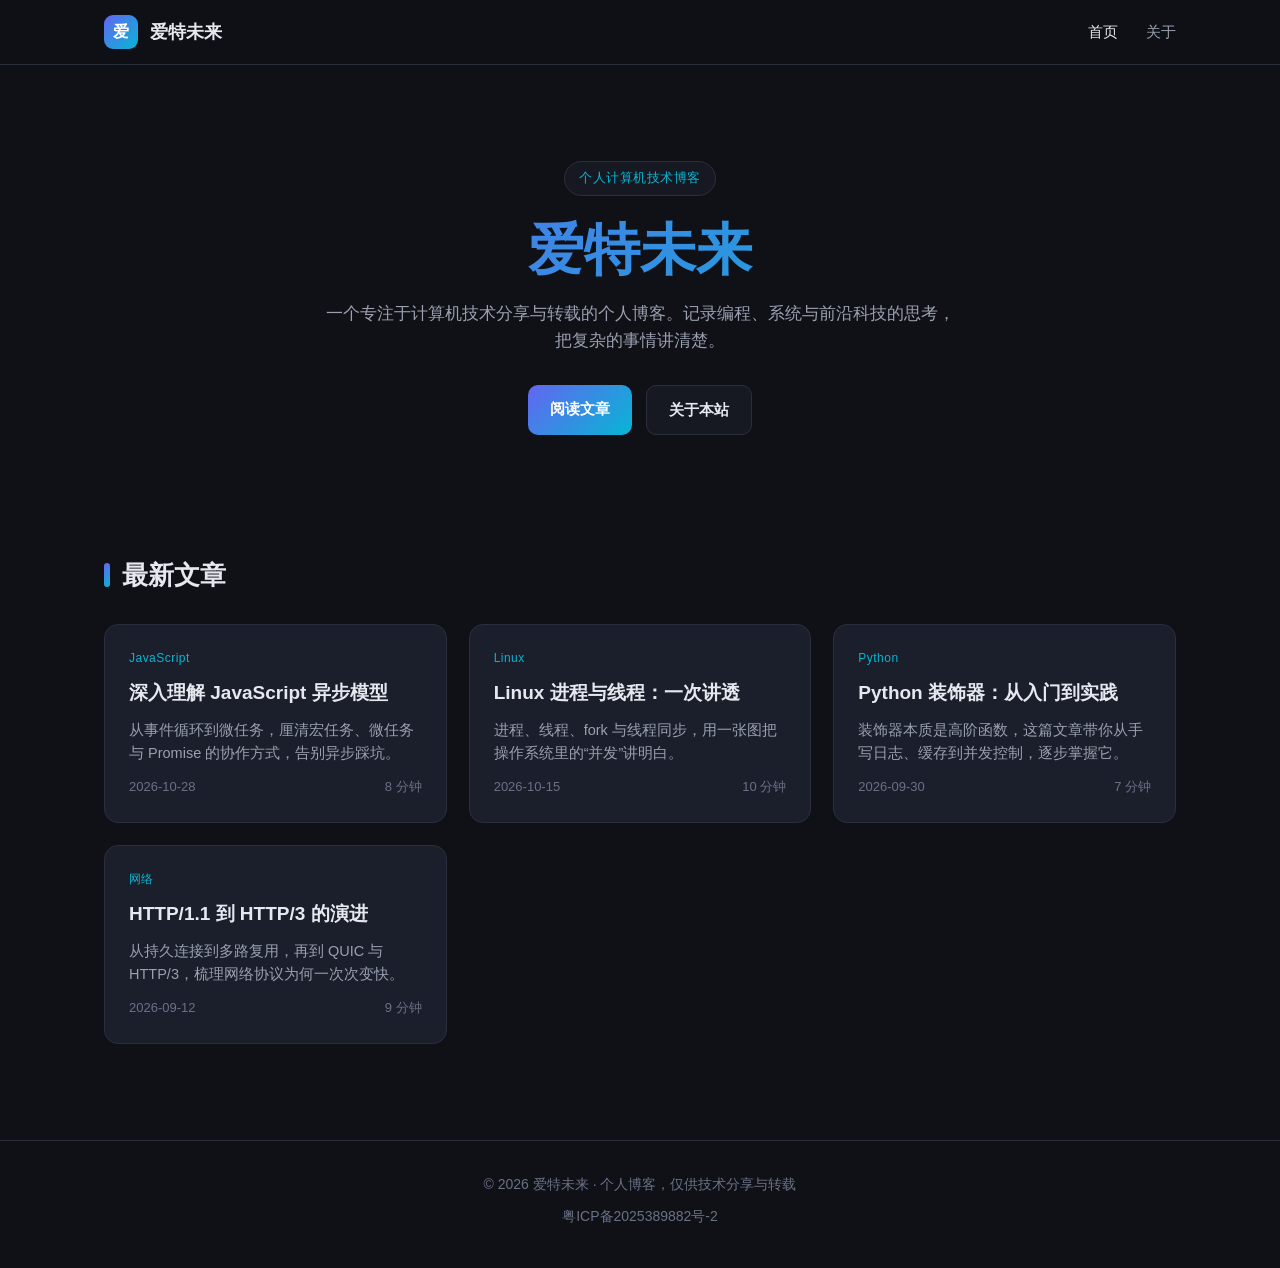
<file: index.html>
<!DOCTYPE html>
<html lang="zh-CN">
<head>
  <meta charset="UTF-8" />
  <meta name="viewport" content="width=device-width, initial-scale=1.0" />
  <meta name="description" content="爱特未来 - 个人计算机技术博客，分享编程、系统与前沿科技。" />
  <link rel="icon" href="/favicon.svg" type="image/svg+xml" />
  <link rel="stylesheet" href="/css/styles.css" />
  <title>爱特未来</title>
</head>
<body>
  <header class="site-header">
    <div class="container nav">
      <a class="brand" href="/index.html">
        <span class="brand-logo">爱</span>
        <span>爱特未来</span>
      </a>
      <nav class="nav-links">
        <a href="/index.html" class="active">首页</a>
        <a href="/about.html">关于</a>
      </nav>
    </div>
  </header>

  <main>
    <section class="hero">
      <div class="container">
        <span class="eyebrow">个人计算机技术博客</span>
        <h1>爱特未来</h1>
        <p>一个专注于计算机技术分享与转载的个人博客。记录编程、系统与前沿科技的思考，把复杂的事情讲清楚。</p>
        <div class="actions">
          <a class="btn btn-primary" href="#posts">阅读文章</a>
          <a class="btn" href="/about.html">关于本站</a>
        </div>
      </div>
    </section>

    <section class="section" id="posts">
      <div class="container">
        <h2 class="section-title">最新文章</h2>
        <div class="post-grid">
          <article class="post-card">
            <span class="tag">JavaScript</span>
            <h3><a href="/posts/async.html">深入理解 JavaScript 异步模型</a></h3>
            <p>从事件循环到微任务，厘清宏任务、微任务与 Promise 的协作方式，告别异步踩坑。</p>
            <div class="meta">
              <span>2026-10-28</span>
              <span>8 分钟</span>
            </div>
          </article>
          <article class="post-card">
            <span class="tag">Linux</span>
            <h3><a href="/posts/linux.html">Linux 进程与线程：一次讲透</a></h3>
            <p>进程、线程、fork 与线程同步，用一张图把操作系统里的“并发”讲明白。</p>
            <div class="meta">
              <span>2026-10-15</span>
              <span>10 分钟</span>
            </div>
          </article>
          <article class="post-card">
            <span class="tag">Python</span>
            <h3><a href="/posts/python.html">Python 装饰器：从入门到实践</a></h3>
            <p>装饰器本质是高阶函数，这篇文章带你从手写日志、缓存到并发控制，逐步掌握它。</p>
            <div class="meta">
              <span>2026-09-30</span>
              <span>7 分钟</span>
            </div>
          </article>
          <article class="post-card">
            <span class="tag">网络</span>
            <h3><a href="/posts/http.html">HTTP/1.1 到 HTTP/3 的演进</a></h3>
            <p>从持久连接到多路复用，再到 QUIC 与 HTTP/3，梳理网络协议为何一次次变快。</p>
            <div class="meta">
              <span>2026-09-12</span>
              <span>9 分钟</span>
            </div>
          </article>
        </div>
      </div>
    </section>
  </main>

  <footer class="site-footer">
    <div class="container">
      <div>© 2026 爱特未来 · 个人博客，仅供技术分享与转载</div>
      <div class="beian">
        <a href="https://beian.miit.gov.cn" target="_blank" rel="noopener noreferrer">粤ICP备2025389882号-2</a>
      </div>
    </div>
  </footer>
</body>
</html>
</file>
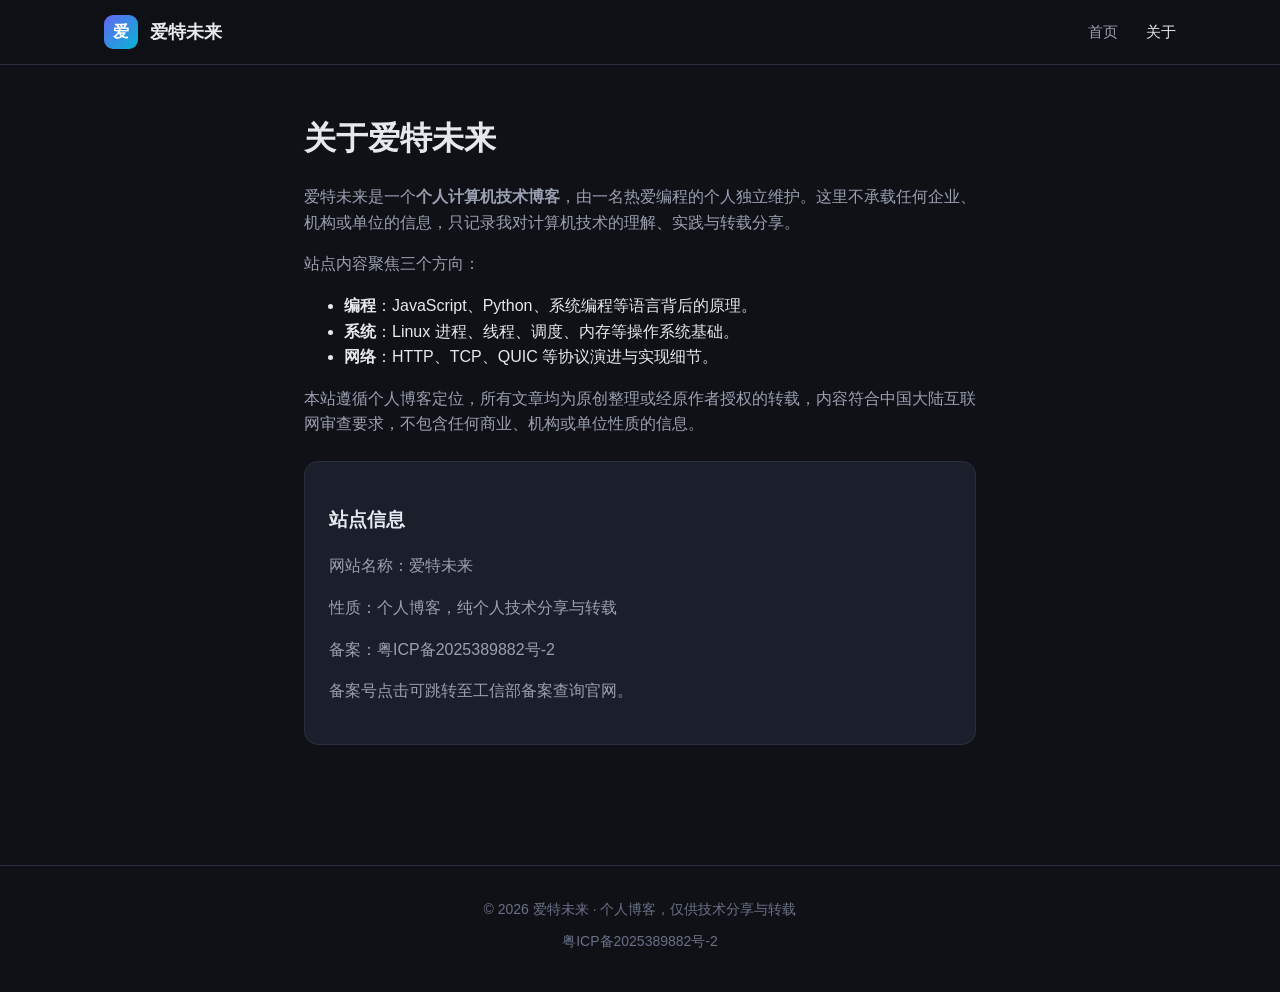
<file: about.html>
<!DOCTYPE html>
<html lang="zh-CN">
<head>
  <meta charset="UTF-8" />
  <meta name="viewport" content="width=device-width, initial-scale=1.0" />
  <meta name="description" content="爱特未来 - 一个专注于计算机技术分享与转载的个人博客。" />
  <link rel="icon" href="/favicon.svg" type="image/svg+xml" />
  <link rel="stylesheet" href="/css/styles.css" />
  <title>关于 - 爱特未来</title>
</head>
<body>
  <header class="site-header">
    <div class="container nav">
      <a class="brand" href="/index.html">
        <span class="brand-logo">爱</span>
        <span>爱特未来</span>
      </a>
      <nav class="nav-links">
        <a href="/index.html">首页</a>
        <a href="/about.html" class="active">关于</a>
      </nav>
    </div>
  </header>

  <main class="about">
    <h1>关于爱特未来</h1>
    <p>爱特未来是一个<strong>个人计算机技术博客</strong>，由一名热爱编程的个人独立维护。这里不承载任何企业、机构或单位的信息，只记录我对计算机技术的理解、实践与转载分享。</p>
    <p>站点内容聚焦三个方向：</p>
    <ul>
      <li><strong>编程</strong>：JavaScript、Python、系统编程等语言背后的原理。</li>
      <li><strong>系统</strong>：Linux 进程、线程、调度、内存等操作系统基础。</li>
      <li><strong>网络</strong>：HTTP、TCP、QUIC 等协议演进与实现细节。</li>
    </ul>
    <p>本站遵循个人博客定位，所有文章均为原创整理或经原作者授权的转载，内容符合中国大陆互联网审查要求，不包含任何商业、机构或单位性质的信息。</p>

    <div class="card">
      <h3>站点信息</h3>
      <p>网站名称：爱特未来</p>
      <p>性质：个人博客，纯个人技术分享与转载</p>
      <p>备案：粤ICP备2025389882号-2</p>
      <p>备案号点击可跳转至工信部备案查询官网。</p>
    </div>
  </main>

  <footer class="site-footer">
    <div class="container">
      <div>© 2026 爱特未来 · 个人博客，仅供技术分享与转载</div>
      <div class="beian">
        <a href="https://beian.miit.gov.cn" target="_blank" rel="noopener noreferrer">粤ICP备2025389882号-2</a>
      </div>
    </div>
  </footer>
</body>
</html>
</file>
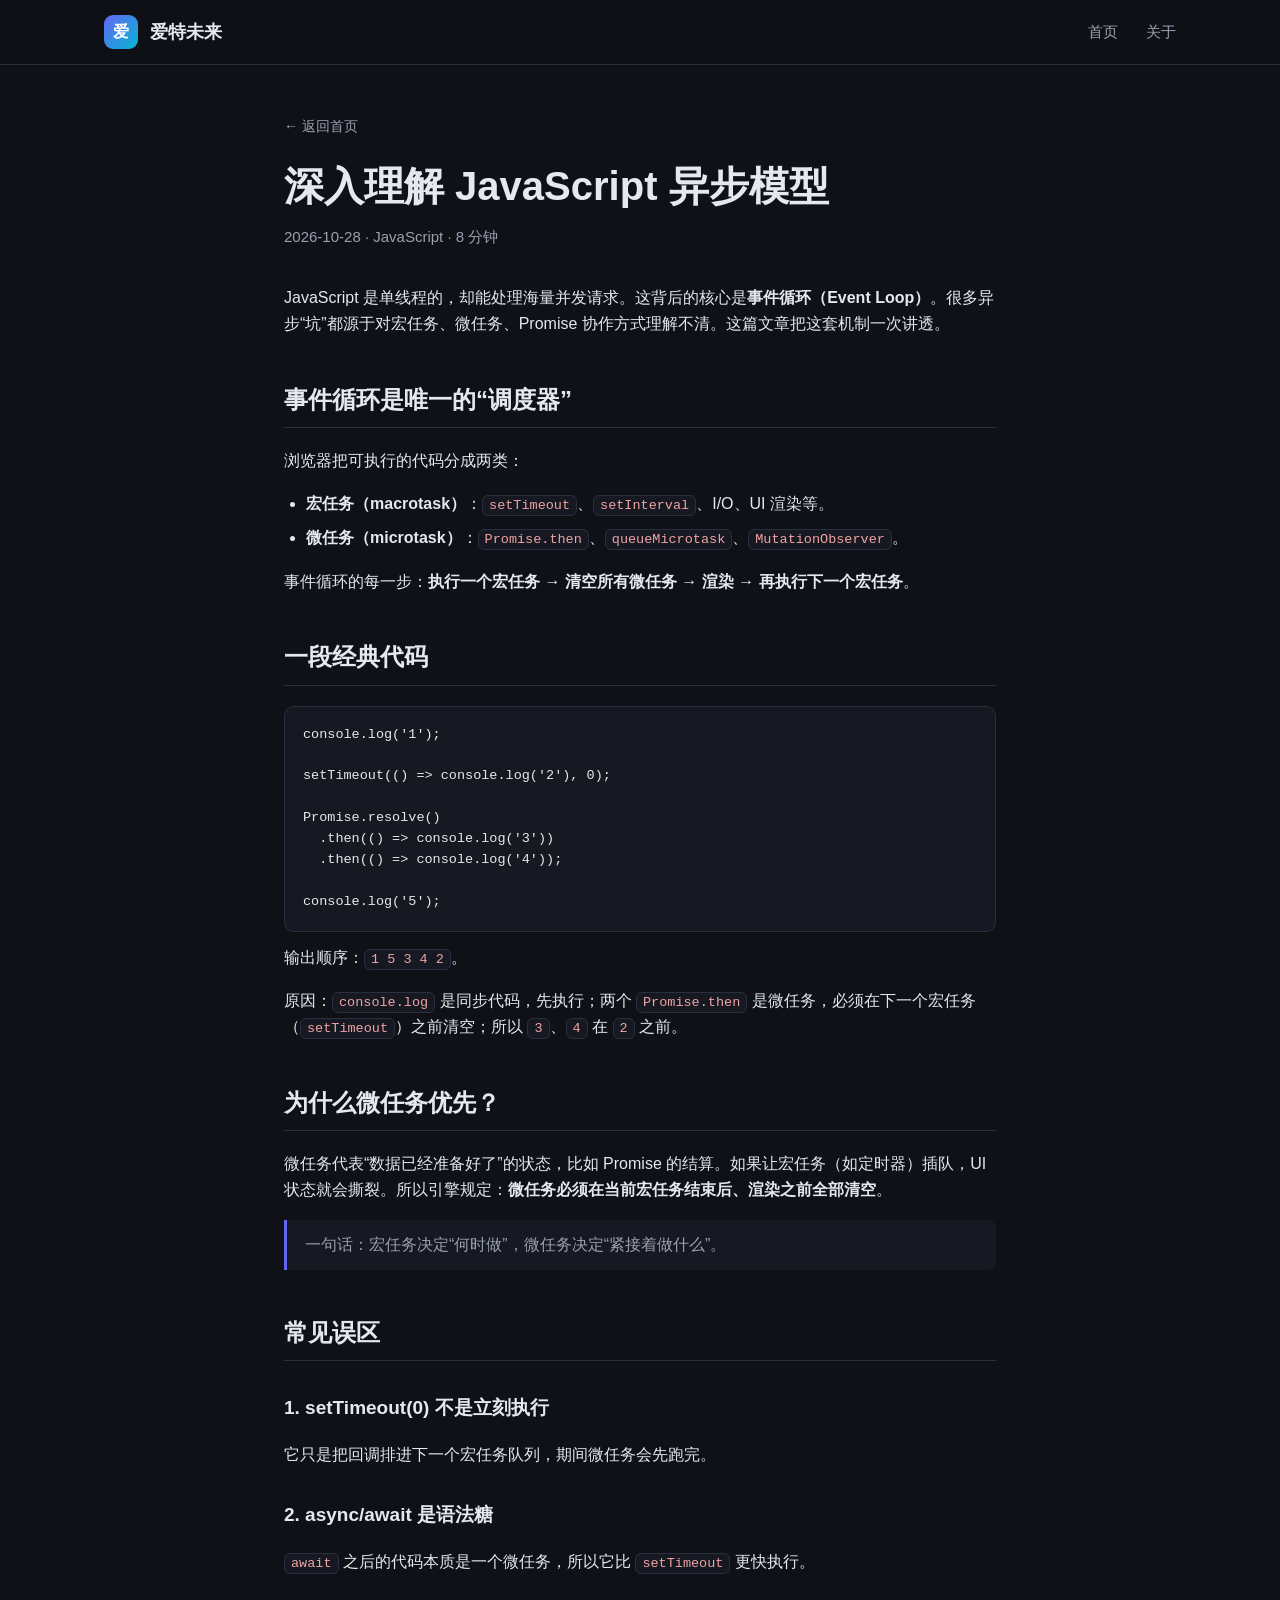
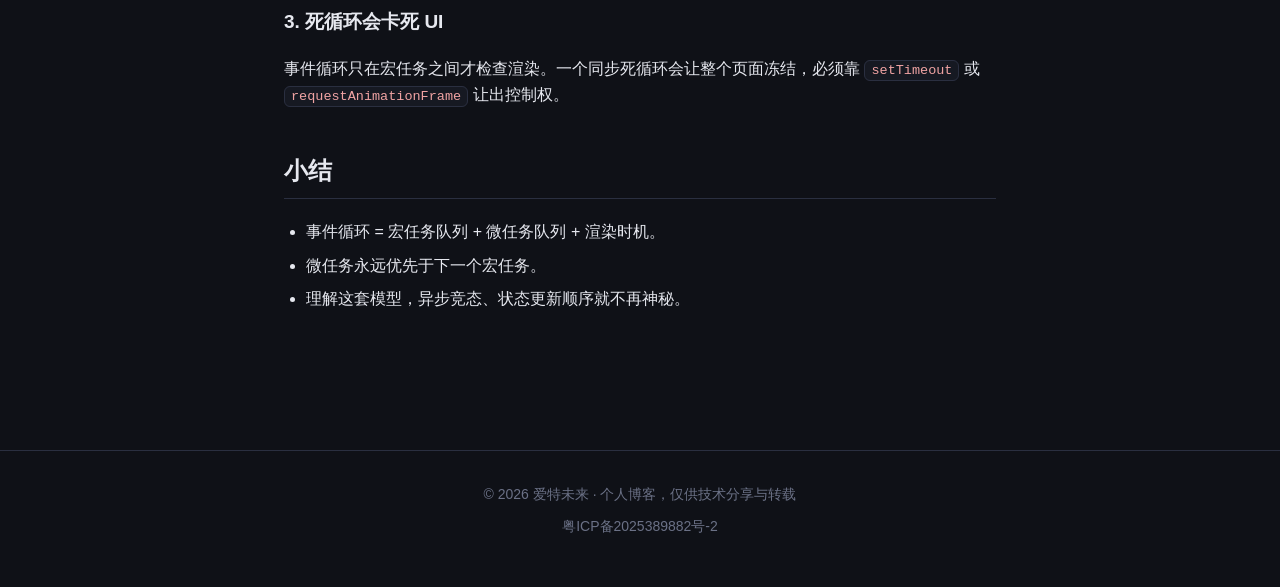
<file: posts/async.html>
<!DOCTYPE html>
<html lang="zh-CN">
<head>
  <meta charset="UTF-8" />
  <meta name="viewport" content="width=device-width, initial-scale=1.0" />
  <meta name="description" content="从事件循环到微任务，厘清宏任务、微任务与 Promise 的协作方式。" />
  <link rel="icon" href="/favicon.svg" type="image/svg+xml" />
  <link rel="stylesheet" href="/css/styles.css" />
  <title>深入理解 JavaScript 异步模型 - 爱特未来</title>
</head>
<body>
  <header class="site-header">
    <div class="container nav">
      <a class="brand" href="/index.html">
        <span class="brand-logo">爱</span>
        <span>爱特未来</span>
      </a>
      <nav class="nav-links">
        <a href="/index.html">首页</a>
        <a href="/about.html">关于</a>
      </nav>
    </div>
  </header>

  <main class="article">
    <a class="back" href="/index.html">← 返回首页</a>
    <h1>深入理解 JavaScript 异步模型</h1>
    <p class="sub">2026-10-28 · JavaScript · 8 分钟</p>

    <p>JavaScript 是单线程的，却能处理海量并发请求。这背后的核心是<strong>事件循环（Event Loop）</strong>。很多异步“坑”都源于对宏任务、微任务、Promise 协作方式理解不清。这篇文章把这套机制一次讲透。</p>

    <h2>事件循环是唯一的“调度器”</h2>
    <p>浏览器把可执行的代码分成两类：</p>
    <ul>
      <li><strong>宏任务（macrotask）</strong>：<code>setTimeout</code>、<code>setInterval</code>、I/O、UI 渲染等。</li>
      <li><strong>微任务（microtask）</strong>：<code>Promise.then</code>、<code>queueMicrotask</code>、<code>MutationObserver</code>。</li>
    </ul>
    <p>事件循环的每一步：<strong>执行一个宏任务 → 清空所有微任务 → 渲染 → 再执行下一个宏任务</strong>。</p>

    <h2>一段经典代码</h2>
    <pre><code>console.log('1');

setTimeout(() =&gt; console.log('2'), 0);

Promise.resolve()
  .then(() =&gt; console.log('3'))
  .then(() =&gt; console.log('4'));

console.log('5');</code></pre>
    <p>输出顺序：<code>1 5 3 4 2</code>。</p>
    <p>原因：<code>console.log</code> 是同步代码，先执行；两个 <code>Promise.then</code> 是微任务，必须在下一个宏任务（<code>setTimeout</code>）之前清空；所以 <code>3</code>、<code>4</code> 在 <code>2</code> 之前。</p>

    <h2>为什么微任务优先？</h2>
    <p>微任务代表“数据已经准备好了”的状态，比如 Promise 的结算。如果让宏任务（如定时器）插队，UI 状态就会撕裂。所以引擎规定：<strong>微任务必须在当前宏任务结束后、渲染之前全部清空</strong>。</p>
    <blockquote>一句话：宏任务决定“何时做”，微任务决定“紧接着做什么”。</blockquote>

    <h2>常见误区</h2>
    <h3>1. setTimeout(0) 不是立刻执行</h3>
    <p>它只是把回调排进下一个宏任务队列，期间微任务会先跑完。</p>
    <h3>2. async/await 是语法糖</h3>
    <p><code>await</code> 之后的代码本质是一个微任务，所以它比 <code>setTimeout</code> 更快执行。</p>
    <h3>3. 死循环会卡死 UI</h3>
    <p>事件循环只在宏任务之间才检查渲染。一个同步死循环会让整个页面冻结，必须靠 <code>setTimeout</code> 或 <code>requestAnimationFrame</code> 让出控制权。</p>

    <h2>小结</h2>
    <ul>
      <li>事件循环 = 宏任务队列 + 微任务队列 + 渲染时机。</li>
      <li>微任务永远优先于下一个宏任务。</li>
      <li>理解这套模型，异步竞态、状态更新顺序就不再神秘。</li>
    </ul>
  </main>

  <footer class="site-footer">
    <div class="container">
      <div>© 2026 爱特未来 · 个人博客，仅供技术分享与转载</div>
      <div class="beian">
        <a href="https://beian.miit.gov.cn" target="_blank" rel="noopener noreferrer">粤ICP备2025389882号-2</a>
      </div>
    </div>
  </footer>
</body>
</html>
</file>
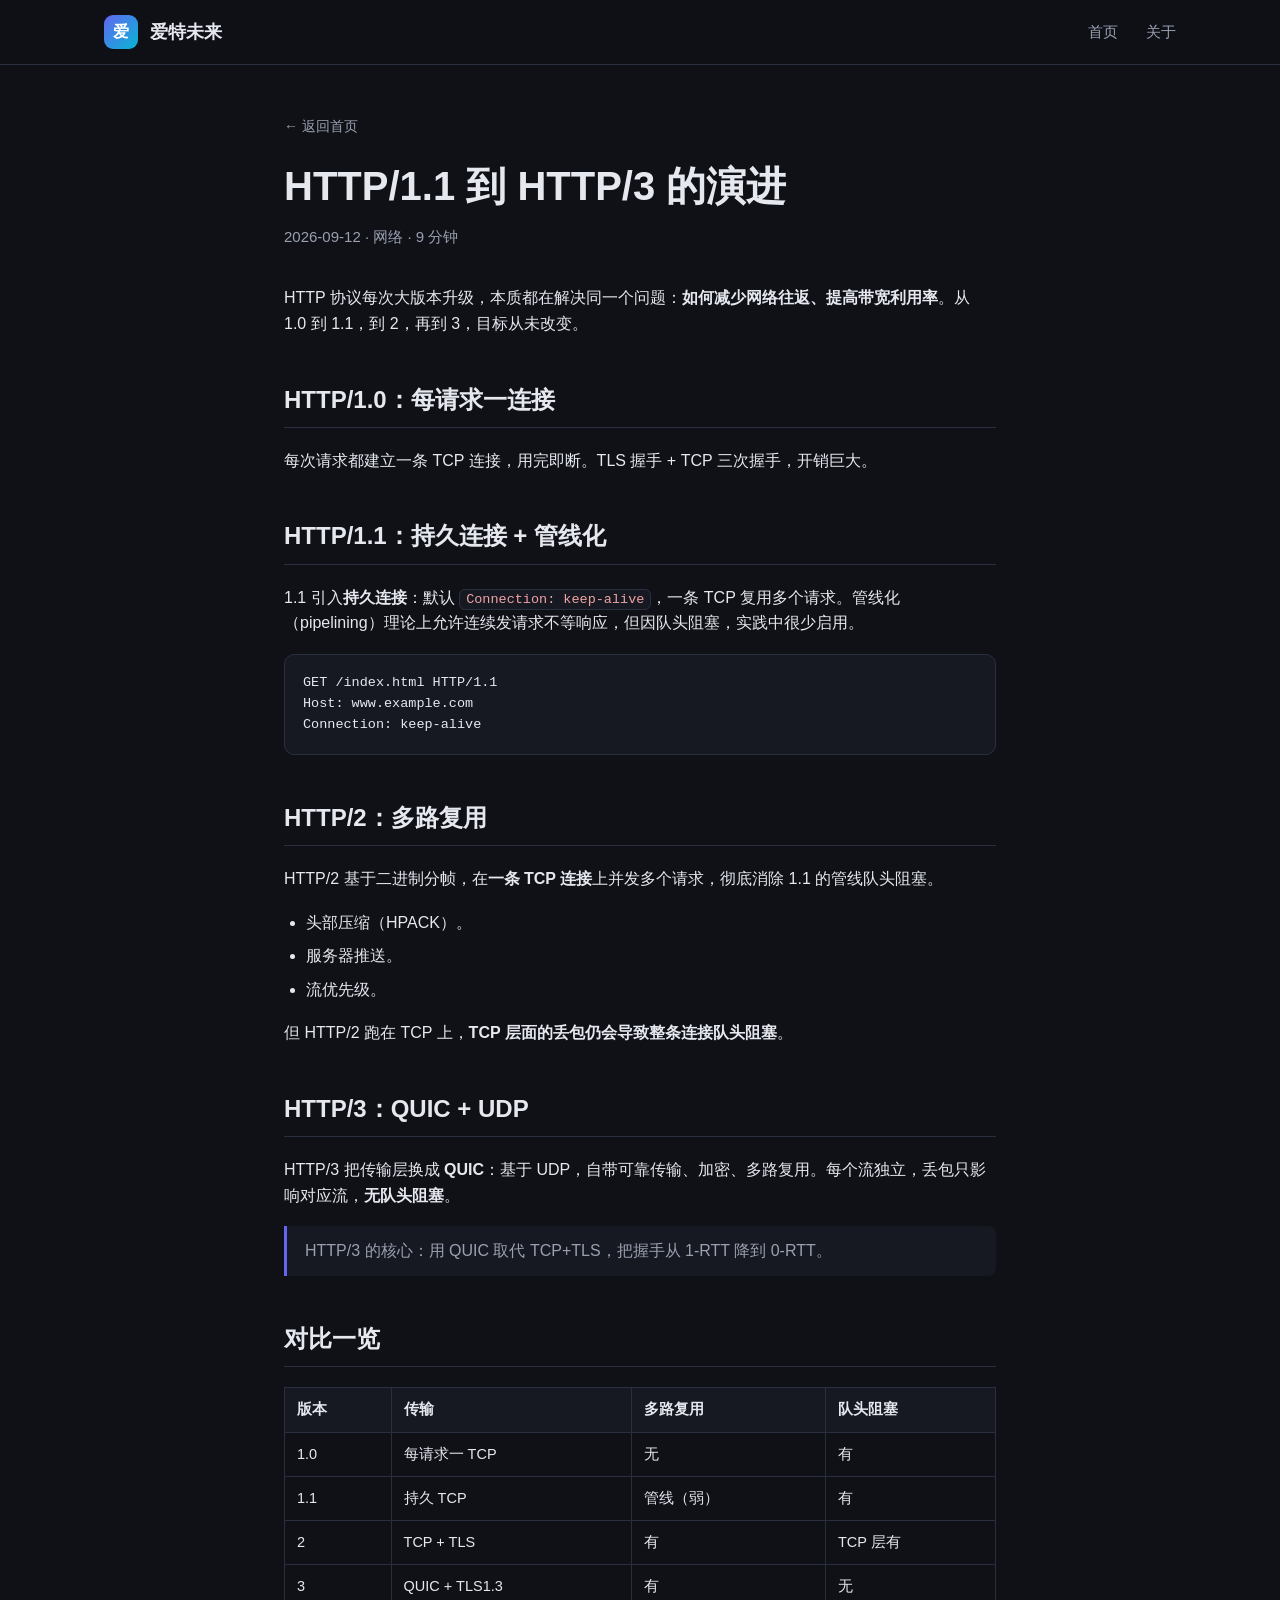
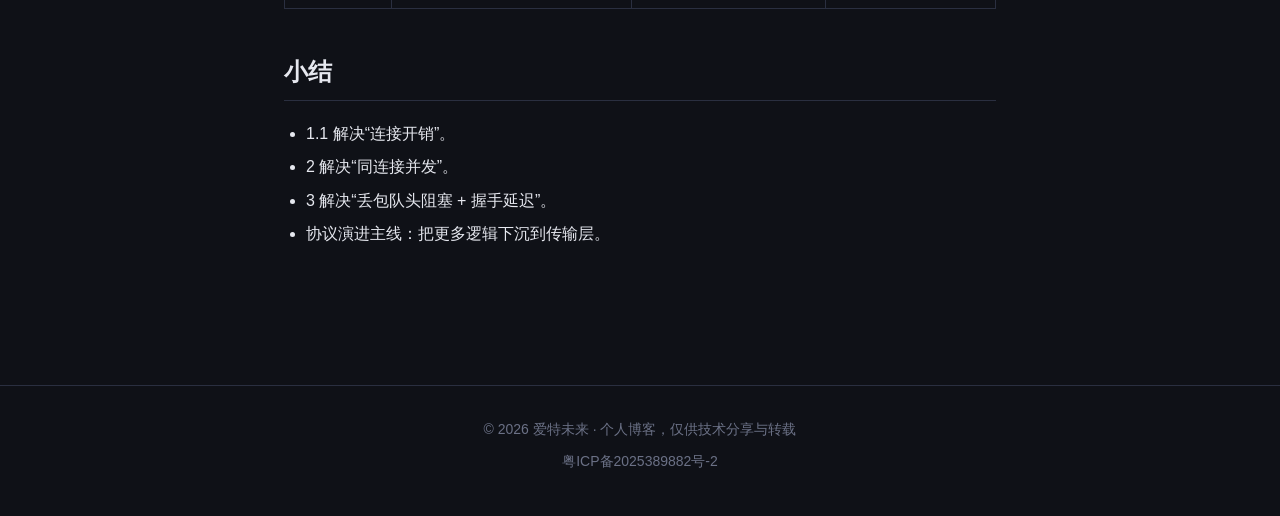
<file: posts/http.html>
<!DOCTYPE html>
<html lang="zh-CN">
<head>
  <meta charset="UTF-8" />
  <meta name="viewport" content="width=device-width, initial-scale=1.0" />
  <meta name="description" content="从持久连接到多路复用，再到 QUIC 与 HTTP/3，梳理网络协议为何一次次变快。" />
  <link rel="icon" href="/favicon.svg" type="image/svg+xml" />
  <link rel="stylesheet" href="/css/styles.css" />
  <title>HTTP/1.1 到 HTTP/3 的演进 - 爱特未来</title>
</head>
<body>
  <header class="site-header">
    <div class="container nav">
      <a class="brand" href="/index.html">
        <span class="brand-logo">爱</span>
        <span>爱特未来</span>
      </a>
      <nav class="nav-links">
        <a href="/index.html">首页</a>
        <a href="/about.html">关于</a>
      </nav>
    </div>
  </header>

  <main class="article">
    <a class="back" href="/index.html">← 返回首页</a>
    <h1>HTTP/1.1 到 HTTP/3 的演进</h1>
    <p class="sub">2026-09-12 · 网络 · 9 分钟</p>

    <p>HTTP 协议每次大版本升级，本质都在解决同一个问题：<strong>如何减少网络往返、提高带宽利用率</strong>。从 1.0 到 1.1，到 2，再到 3，目标从未改变。</p>

    <h2>HTTP/1.0：每请求一连接</h2>
    <p>每次请求都建立一条 TCP 连接，用完即断。TLS 握手 + TCP 三次握手，开销巨大。</p>

    <h2>HTTP/1.1：持久连接 + 管线化</h2>
    <p>1.1 引入<strong>持久连接</strong>：默认 <code>Connection: keep-alive</code>，一条 TCP 复用多个请求。管线化（pipelining）理论上允许连续发请求不等响应，但因队头阻塞，实践中很少启用。</p>
    <pre><code>GET /index.html HTTP/1.1
Host: www.example.com
Connection: keep-alive</code></pre>

    <h2>HTTP/2：多路复用</h2>
    <p>HTTP/2 基于二进制分帧，在<strong>一条 TCP 连接</strong>上并发多个请求，彻底消除 1.1 的管线队头阻塞。</p>
    <ul>
      <li>头部压缩（HPACK）。</li>
      <li>服务器推送。</li>
      <li>流优先级。</li>
    </ul>
    <p>但 HTTP/2 跑在 TCP 上，<strong>TCP 层面的丢包仍会导致整条连接队头阻塞</strong>。</p>

    <h2>HTTP/3：QUIC + UDP</h2>
    <p>HTTP/3 把传输层换成 <strong>QUIC</strong>：基于 UDP，自带可靠传输、加密、多路复用。每个流独立，丢包只影响对应流，<strong>无队头阻塞</strong>。</p>
    <blockquote>HTTP/3 的核心：用 QUIC 取代 TCP+TLS，把握手从 1-RTT 降到 0-RTT。</blockquote>

    <h2>对比一览</h2>
    <table>
      <thead><tr><th>版本</th><th>传输</th><th>多路复用</th><th>队头阻塞</th></tr></thead>
      <tbody>
        <tr><td>1.0</td><td>每请求一 TCP</td><td>无</td><td>有</td></tr>
        <tr><td>1.1</td><td>持久 TCP</td><td>管线（弱）</td><td>有</td></tr>
        <tr><td>2</td><td>TCP + TLS</td><td>有</td><td>TCP 层有</td></tr>
        <tr><td>3</td><td>QUIC + TLS1.3</td><td>有</td><td>无</td></tr>
      </tbody>
    </table>

    <h2>小结</h2>
    <ul>
      <li>1.1 解决“连接开销”。</li>
      <li>2 解决“同连接并发”。</li>
      <li>3 解决“丢包队头阻塞 + 握手延迟”。</li>
      <li>协议演进主线：把更多逻辑下沉到传输层。</li>
    </ul>
  </main>

  <footer class="site-footer">
    <div class="container">
      <div>© 2026 爱特未来 · 个人博客，仅供技术分享与转载</div>
      <div class="beian">
        <a href="https://beian.miit.gov.cn" target="_blank" rel="noopener noreferrer">粤ICP备2025389882号-2</a>
      </div>
    </div>
  </footer>
</body>
</html>
</file>
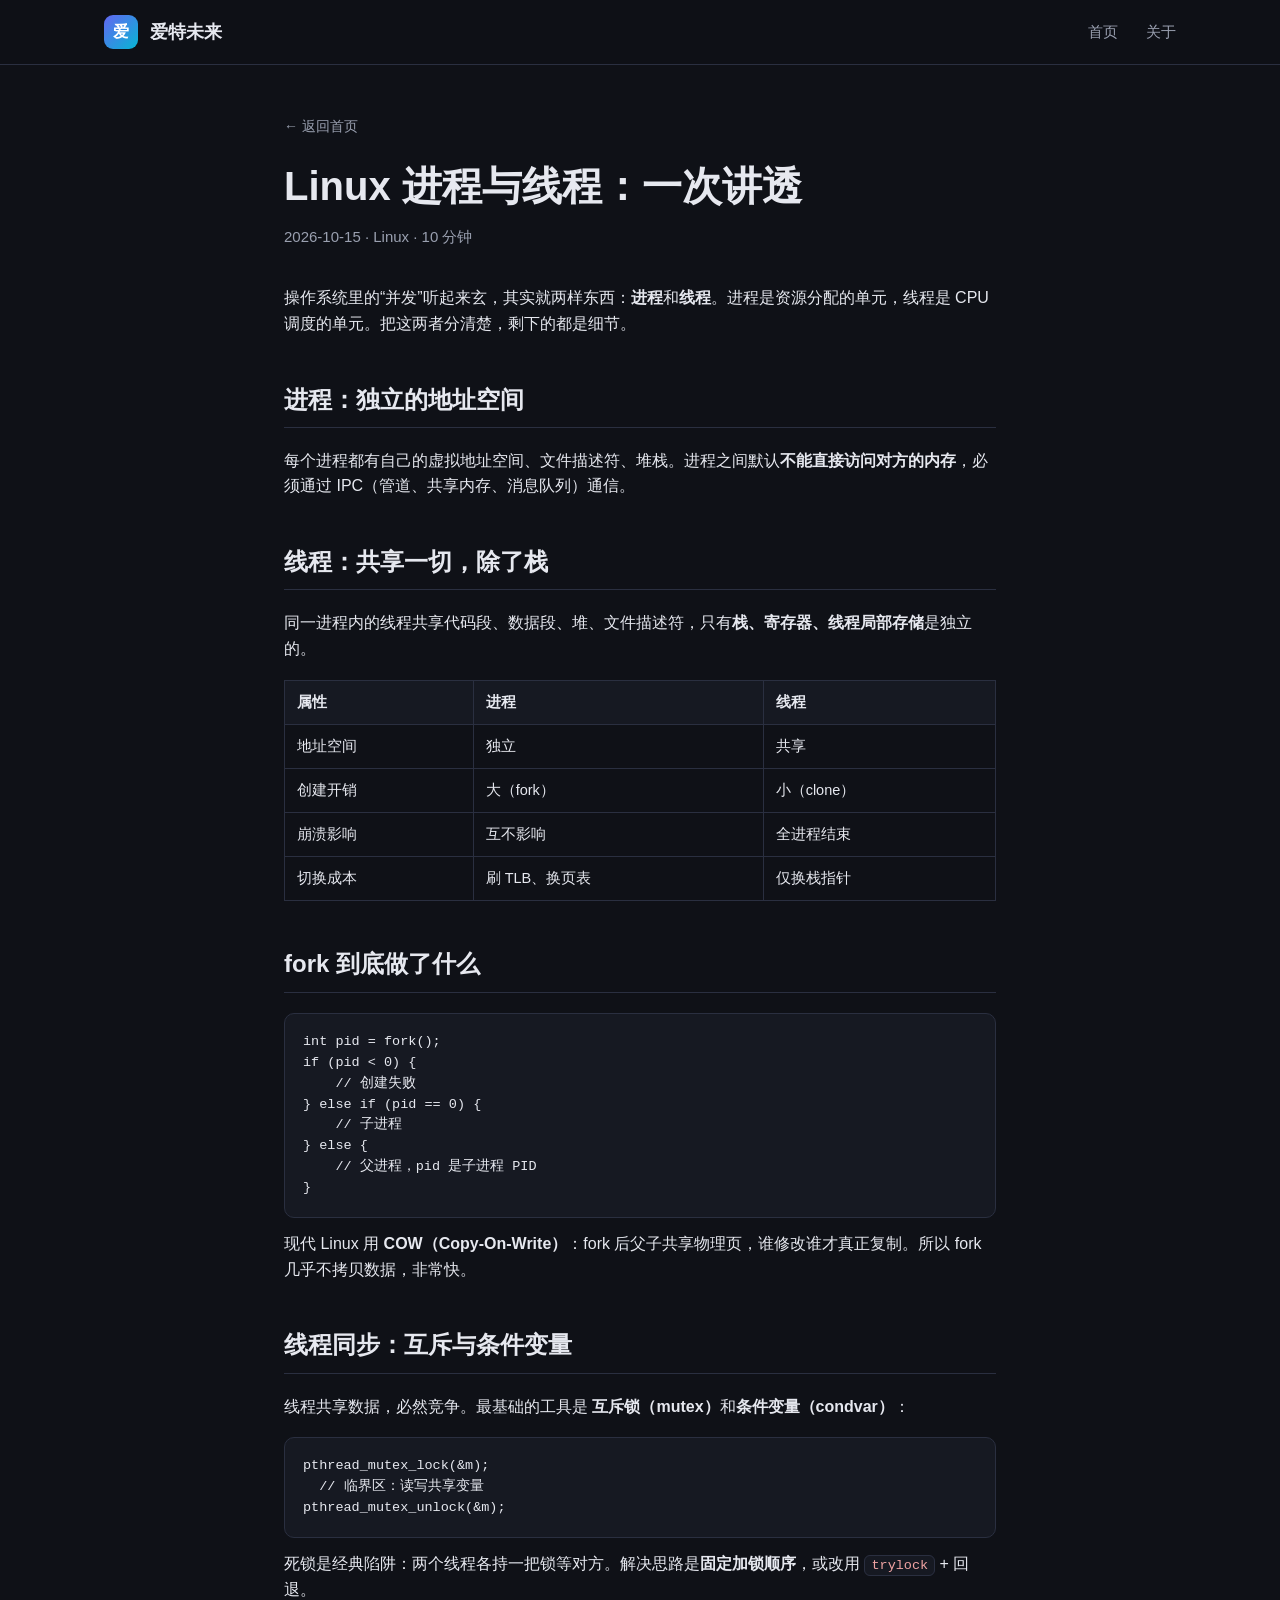
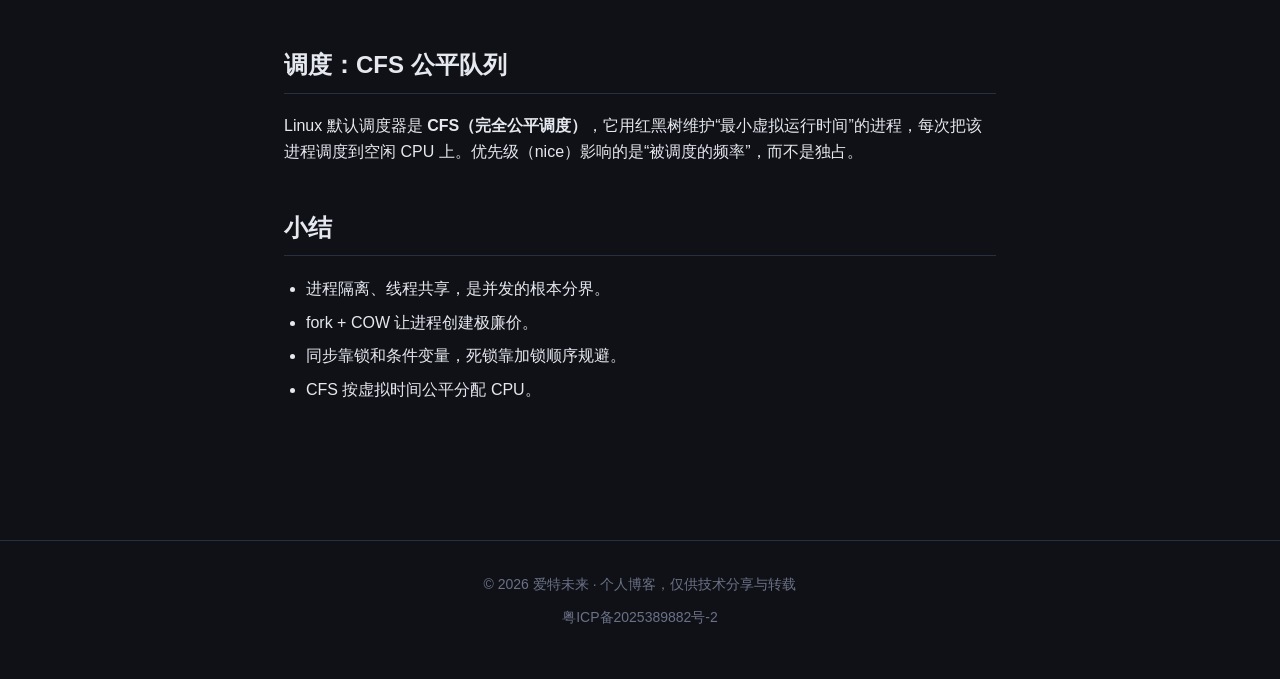
<file: posts/linux.html>
<!DOCTYPE html>
<html lang="zh-CN">
<head>
  <meta charset="UTF-8" />
  <meta name="viewport" content="width=device-width, initial-scale=1.0" />
  <meta name="description" content="进程、线程、fork 与线程同步，用一张图把操作系统里的并发讲明白。" />
  <link rel="icon" href="/favicon.svg" type="image/svg+xml" />
  <link rel="stylesheet" href="/css/styles.css" />
  <title>Linux 进程与线程：一次讲透 - 爱特未来</title>
</head>
<body>
  <header class="site-header">
    <div class="container nav">
      <a class="brand" href="/index.html">
        <span class="brand-logo">爱</span>
        <span>爱特未来</span>
      </a>
      <nav class="nav-links">
        <a href="/index.html">首页</a>
        <a href="/about.html">关于</a>
      </nav>
    </div>
  </header>

  <main class="article">
    <a class="back" href="/index.html">← 返回首页</a>
    <h1>Linux 进程与线程：一次讲透</h1>
    <p class="sub">2026-10-15 · Linux · 10 分钟</p>

    <p>操作系统里的“并发”听起来玄，其实就两样东西：<strong>进程</strong>和<strong>线程</strong>。进程是资源分配的单元，线程是 CPU 调度的单元。把这两者分清楚，剩下的都是细节。</p>

    <h2>进程：独立的地址空间</h2>
    <p>每个进程都有自己的虚拟地址空间、文件描述符、堆栈。进程之间默认<strong>不能直接访问对方的内存</strong>，必须通过 IPC（管道、共享内存、消息队列）通信。</p>

    <h2>线程：共享一切，除了栈</h2>
    <p>同一进程内的线程共享代码段、数据段、堆、文件描述符，只有<strong>栈、寄存器、线程局部存储</strong>是独立的。</p>
    <table>
      <thead><tr><th>属性</th><th>进程</th><th>线程</th></tr></thead>
      <tbody>
        <tr><td>地址空间</td><td>独立</td><td>共享</td></tr>
        <tr><td>创建开销</td><td>大（fork）</td><td>小（clone）</td></tr>
        <tr><td>崩溃影响</td><td>互不影响</td><td>全进程结束</td></tr>
        <tr><td>切换成本</td><td>刷 TLB、换页表</td><td>仅换栈指针</td></tr>
      </tbody>
    </table>

    <h2>fork 到底做了什么</h2>
    <pre><code>int pid = fork();
if (pid &lt; 0) {
    // 创建失败
} else if (pid == 0) {
    // 子进程
} else {
    // 父进程，pid 是子进程 PID
}</code></pre>
    <p>现代 Linux 用 <strong>COW（Copy-On-Write）</strong>：fork 后父子共享物理页，谁修改谁才真正复制。所以 fork 几乎不拷贝数据，非常快。</p>

    <h2>线程同步：互斥与条件变量</h2>
    <p>线程共享数据，必然竞争。最基础的工具是 <strong>互斥锁（mutex）</strong>和<strong>条件变量（condvar）</strong>：</p>
    <pre><code>pthread_mutex_lock(&amp;m);
  // 临界区：读写共享变量
pthread_mutex_unlock(&amp;m);</code></pre>
    <p>死锁是经典陷阱：两个线程各持一把锁等对方。解决思路是<strong>固定加锁顺序</strong>，或改用 <code>trylock</code> + 回退。</p>

    <h2>调度：CFS 公平队列</h2>
    <p>Linux 默认调度器是 <strong>CFS（完全公平调度）</strong>，它用红黑树维护“最小虚拟运行时间”的进程，每次把该进程调度到空闲 CPU 上。优先级（nice）影响的是“被调度的频率”，而不是独占。</p>

    <h2>小结</h2>
    <ul>
      <li>进程隔离、线程共享，是并发的根本分界。</li>
      <li>fork + COW 让进程创建极廉价。</li>
      <li>同步靠锁和条件变量，死锁靠加锁顺序规避。</li>
      <li>CFS 按虚拟时间公平分配 CPU。</li>
    </ul>
  </main>

  <footer class="site-footer">
    <div class="container">
      <div>© 2026 爱特未来 · 个人博客，仅供技术分享与转载</div>
      <div class="beian">
        <a href="https://beian.miit.gov.cn" target="_blank" rel="noopener noreferrer">粤ICP备2025389882号-2</a>
      </div>
    </div>
  </footer>
</body>
</html>
</file>
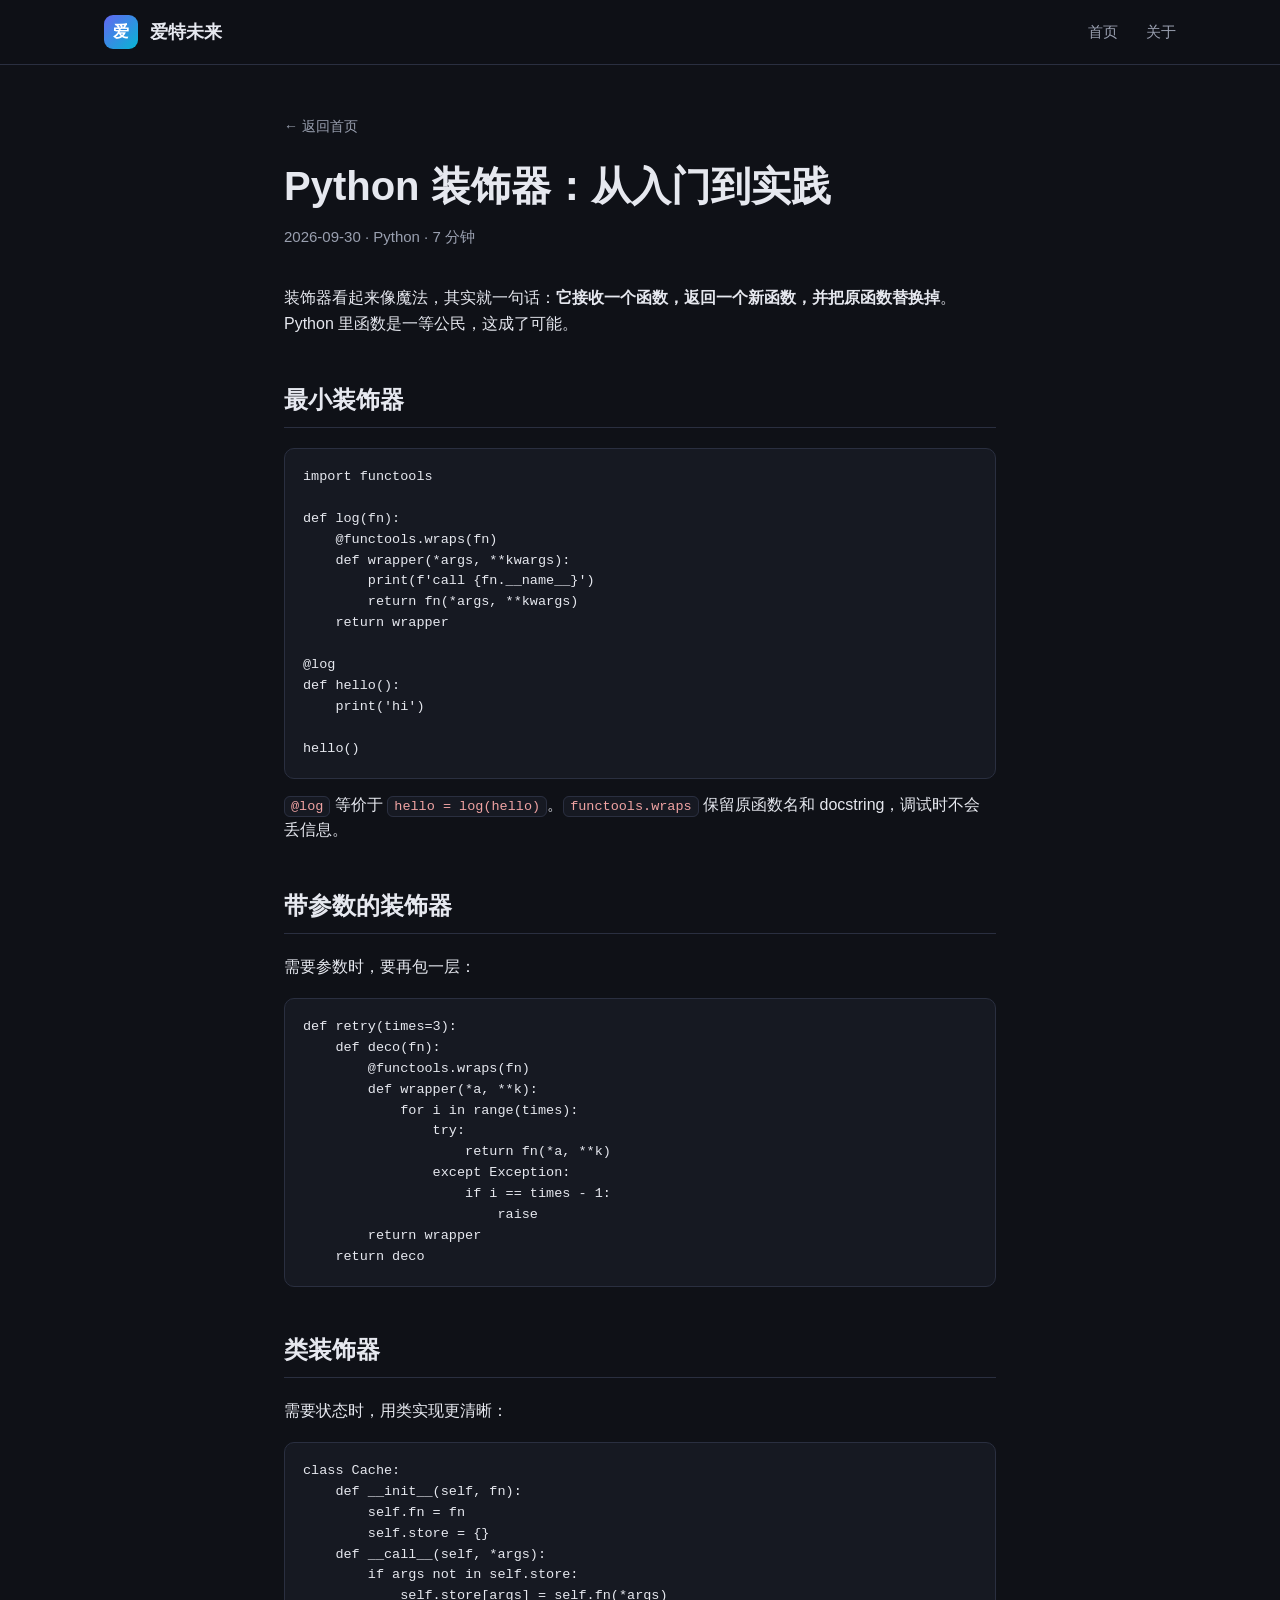
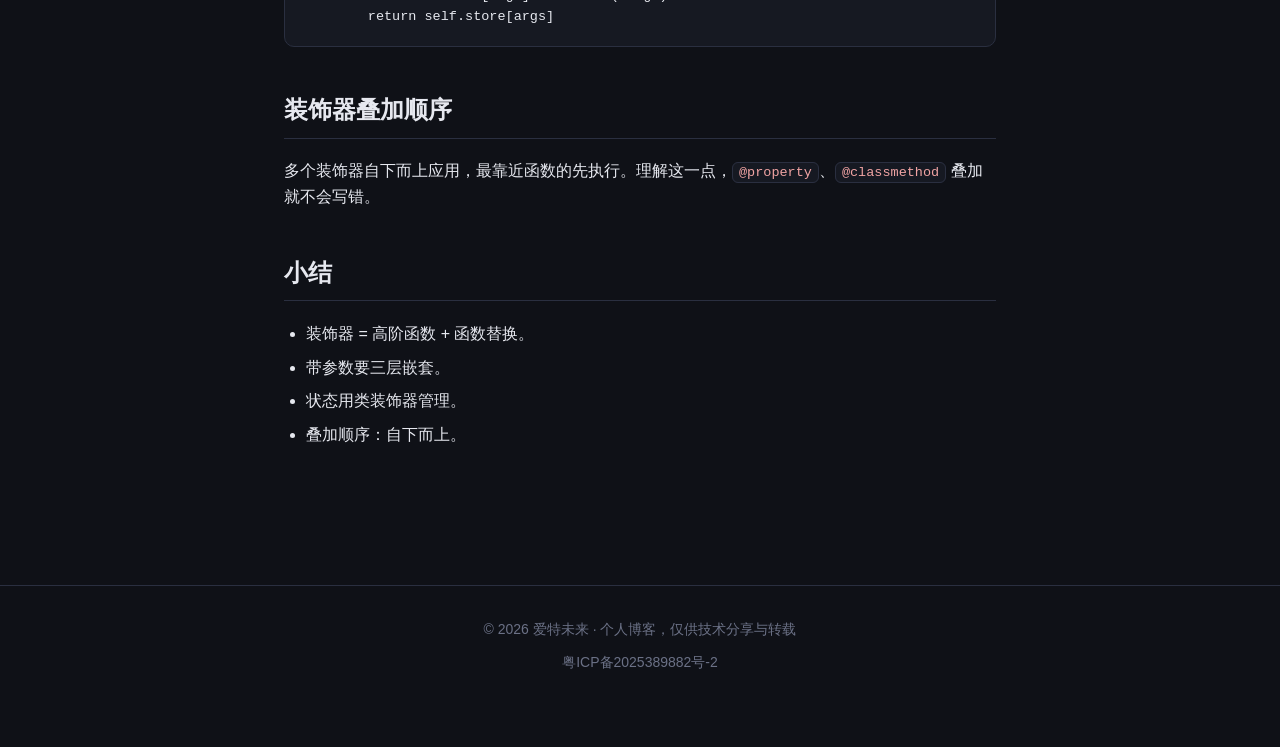
<file: posts/python.html>
<!DOCTYPE html>
<html lang="zh-CN">
<head>
  <meta charset="UTF-8" />
  <meta name="viewport" content="width=device-width, initial-scale=1.0" />
  <meta name="description" content="装饰器本质是高阶函数，带你从手写日志、缓存到并发控制，逐步掌握它。" />
  <link rel="icon" href="/favicon.svg" type="image/svg+xml" />
  <link rel="stylesheet" href="/css/styles.css" />
  <title>Python 装饰器：从入门到实践 - 爱特未来</title>
</head>
<body>
  <header class="site-header">
    <div class="container nav">
      <a class="brand" href="/index.html">
        <span class="brand-logo">爱</span>
        <span>爱特未来</span>
      </a>
      <nav class="nav-links">
        <a href="/index.html">首页</a>
        <a href="/about.html">关于</a>
      </nav>
    </div>
  </header>

  <main class="article">
    <a class="back" href="/index.html">← 返回首页</a>
    <h1>Python 装饰器：从入门到实践</h1>
    <p class="sub">2026-09-30 · Python · 7 分钟</p>

    <p>装饰器看起来像魔法，其实就一句话：<strong>它接收一个函数，返回一个新函数，并把原函数替换掉</strong>。Python 里函数是一等公民，这成了可能。</p>

    <h2>最小装饰器</h2>
    <pre><code>import functools

def log(fn):
    @functools.wraps(fn)
    def wrapper(*args, **kwargs):
        print(f'call {fn.__name__}')
        return fn(*args, **kwargs)
    return wrapper

@log
def hello():
    print('hi')

hello()</code></pre>
    <p><code>@log</code> 等价于 <code>hello = log(hello)</code>。<code>functools.wraps</code> 保留原函数名和 docstring，调试时不会丢信息。</p>

    <h2>带参数的装饰器</h2>
    <p>需要参数时，要再包一层：</p>
    <pre><code>def retry(times=3):
    def deco(fn):
        @functools.wraps(fn)
        def wrapper(*a, **k):
            for i in range(times):
                try:
                    return fn(*a, **k)
                except Exception:
                    if i == times - 1:
                        raise
        return wrapper
    return deco</code></pre>

    <h2>类装饰器</h2>
    <p>需要状态时，用类实现更清晰：</p>
    <pre><code>class Cache:
    def __init__(self, fn):
        self.fn = fn
        self.store = {}
    def __call__(self, *args):
        if args not in self.store:
            self.store[args] = self.fn(*args)
        return self.store[args]</code></pre>

    <h2>装饰器叠加顺序</h2>
    <p>多个装饰器自下而上应用，最靠近函数的先执行。理解这一点，<code>@property</code>、<code>@classmethod</code> 叠加就不会写错。</p>

    <h2>小结</h2>
    <ul>
      <li>装饰器 = 高阶函数 + 函数替换。</li>
      <li>带参数要三层嵌套。</li>
      <li>状态用类装饰器管理。</li>
      <li>叠加顺序：自下而上。</li>
    </ul>
  </main>

  <footer class="site-footer">
    <div class="container">
      <div>© 2026 爱特未来 · 个人博客，仅供技术分享与转载</div>
      <div class="beian">
        <a href="https://beian.miit.gov.cn" target="_blank" rel="noopener noreferrer">粤ICP备2025389882号-2</a>
      </div>
    </div>
  </footer>
</body>
</html>
</file>
<file: css/styles.css>
:root {
  --bg: #0f1117;
  --bg-soft: #161922;
  --card: #1b1f2b;
  --card-hover: #222736;
  --border: #2a2f40;
  --text: #e6e8ef;
  --text-dim: #9aa0b0;
  --text-faint: #6b7186;
  --accent: #6366f1;
  --accent-2: #06b6d4;
  --accent-grad: linear-gradient(135deg, #6366f1, #06b6d4);
  --radius: 14px;
  --shadow: 0 10px 30px rgba(0, 0, 0, 0.35);
  --maxw: 1120px;
}

* {
  box-sizing: border-box;
}

html {
  scroll-behavior: smooth;
}

body {
  margin: 0;
  font-family: -apple-system, BlinkMacSystemFont, "Segoe UI", "PingFang SC",
    "Hiragino Sans GB", "Microsoft YaHei", sans-serif;
  background: var(--bg);
  color: var(--text);
  line-height: 1.6;
  -webkit-font-smoothing: antialiased;
}

a {
  color: var(--accent-2);
  text-decoration: none;
  transition: color 0.15s ease;
}
a:hover {
  color: var(--accent);
}

.container {
  max-width: var(--maxw);
  margin: 0 auto;
  padding: 0 24px;
}

/* ---------- Header ---------- */
.site-header {
  position: sticky;
  top: 0;
  z-index: 50;
  backdrop-filter: blur(12px);
  background: rgba(15, 17, 23, 0.75);
  border-bottom: 1px solid var(--border);
}
.nav {
  display: flex;
  align-items: center;
  justify-content: space-between;
  height: 64px;
}
.brand {
  display: flex;
  align-items: center;
  gap: 12px;
  font-weight: 700;
  font-size: 18px;
  color: var(--text);
}
.brand:hover {
  color: var(--text);
}
.brand-logo {
  width: 34px;
  height: 34px;
  border-radius: 9px;
  background: var(--accent-grad);
  display: grid;
  place-items: center;
  color: #fff;
  font-weight: 800;
  font-size: 16px;
}
.nav-links {
  display: flex;
  gap: 28px;
  align-items: center;
}
.nav-links a {
  color: var(--text-dim);
  font-size: 15px;
}
.nav-links a:hover,
.nav-links a.active {
  color: var(--text);
}

/* ---------- Hero ---------- */
.hero {
  padding: 96px 0 64px;
  text-align: center;
}
.hero .eyebrow {
  display: inline-block;
  padding: 6px 14px;
  border-radius: 999px;
  border: 1px solid var(--border);
  background: var(--bg-soft);
  color: var(--accent-2);
  font-size: 13px;
  letter-spacing: 0.04em;
  margin-bottom: 22px;
}
.hero h1 {
  font-size: clamp(34px, 6vw, 56px);
  margin: 0 0 18px;
  line-height: 1.15;
  background: var(--accent-grad);
  -webkit-background-clip: text;
  background-clip: text;
  color: transparent;
}
.hero p {
  max-width: 640px;
  margin: 0 auto;
  color: var(--text-dim);
  font-size: 17px;
}
.hero .actions {
  margin-top: 30px;
  display: flex;
  gap: 14px;
  justify-content: center;
  flex-wrap: wrap;
}

.btn {
  display: inline-block;
  padding: 12px 22px;
  border-radius: 10px;
  font-size: 15px;
  font-weight: 600;
  border: 1px solid var(--border);
  background: var(--bg-soft);
  color: var(--text);
  cursor: pointer;
  transition: transform 0.12s ease, border-color 0.12s ease;
}
.btn:hover {
  transform: translateY(-2px);
  border-color: var(--accent);
  color: var(--text);
}
.btn-primary {
  background: var(--accent-grad);
  border: none;
  color: #fff;
}
.btn-primary:hover {
  filter: brightness(1.08);
}

/* ---------- Section ---------- */
.section {
  padding: 56px 0;
}
.section-title {
  font-size: 26px;
  margin: 0 0 28px;
  display: flex;
  align-items: center;
  gap: 12px;
}
.section-title::before {
  content: "";
  width: 6px;
  height: 24px;
  border-radius: 3px;
  background: var(--accent-grad);
}

/* ---------- Post grid ---------- */
.post-grid {
  display: grid;
  grid-template-columns: repeat(auto-fill, minmax(300px, 1fr));
  gap: 22px;
}
.post-card {
  background: var(--card);
  border: 1px solid var(--border);
  border-radius: var(--radius);
  padding: 24px;
  display: flex;
  flex-direction: column;
  gap: 12px;
  transition: transform 0.15s ease, border-color 0.15s ease, background 0.15s ease;
}
.post-card:hover {
  transform: translateY(-4px);
  border-color: var(--accent);
  background: var(--card-hover);
}
.post-card .tag {
  font-size: 12px;
  color: var(--accent-2);
  letter-spacing: 0.04em;
}
.post-card h3 {
  margin: 0;
  font-size: 19px;
  line-height: 1.4;
}
.post-card h3 a {
  color: var(--text);
}
.post-card h3 a:hover {
  color: var(--accent-2);
}
.post-card p {
  margin: 0;
  color: var(--text-dim);
  font-size: 14.5px;
  flex: 1;
}
.post-card .meta {
  display: flex;
  justify-content: space-between;
  color: var(--text-faint);
  font-size: 13px;
}

/* ---------- Footer ---------- */
.site-footer {
  border-top: 1px solid var(--border);
  padding: 32px 0 40px;
  margin-top: 40px;
  text-align: center;
  color: var(--text-faint);
  font-size: 14px;
}
.site-footer .beian {
  margin-top: 10px;
}
.site-footer .beian a {
  color: var(--text-faint);
}
.site-footer .beian a:hover {
  color: var(--accent-2);
}

/* ---------- Article page ---------- */
.article {
  max-width: 760px;
  margin: 0 auto;
  padding: 48px 24px 80px;
}
.article .back {
  display: inline-block;
  margin-bottom: 24px;
  font-size: 14px;
  color: var(--text-dim);
}
.article h1 {
  font-size: clamp(28px, 4vw, 40px);
  line-height: 1.25;
  margin: 0 0 14px;
}
.article .sub {
  color: var(--text-dim);
  margin-bottom: 36px;
  font-size: 15px;
}
.article h2 {
  margin-top: 44px;
  font-size: 24px;
  padding-bottom: 8px;
  border-bottom: 1px solid var(--border);
}
.article h3 {
  margin-top: 32px;
  font-size: 19px;
}
.article p {
  margin: 0 0 18px;
  color: var(--text);
}
.article code {
  font-family: "SFMono-Regular", Consolas, "Liberation Mono", Menlo, monospace;
  background: var(--bg-soft);
  border: 1px solid var(--border);
  padding: 2px 6px;
  border-radius: 6px;
  font-size: 13.5px;
  color: #f0a3a3;
}
.article pre {
  background: var(--bg-soft);
  border: 1px solid var(--border);
  border-radius: 10px;
  padding: 18px;
  overflow-x: auto;
  line-height: 1.55;
}
.article pre code {
  background: none;
  border: none;
  padding: 0;
  color: #e6e8ef;
  font-size: 13.5px;
}
.article ul,
.article ol {
  padding-left: 22px;
  margin: 0 0 18px;
}
.article li {
  margin-bottom: 8px;
}
.article blockquote {
  margin: 0 0 18px;
  padding: 12px 18px;
  border-left: 3px solid var(--accent);
  background: var(--bg-soft);
  border-radius: 0 8px 8px 0;
  color: var(--text-dim);
}
.article table {
  width: 100%;
  border-collapse: collapse;
  margin: 0 0 18px;
  font-size: 14.5px;
}
.article th,
.article td {
  border: 1px solid var(--border);
  padding: 10px 12px;
  text-align: left;
}
.article th {
  background: var(--bg-soft);
}

/* ---------- About ---------- */
.about {
  max-width: 720px;
  margin: 0 auto;
  padding: 48px 24px 80px;
}
.about h1 {
  font-size: 32px;
  margin: 0 0 20px;
}
.about p {
  color: var(--text-dim);
  margin-bottom: 16px;
}
.about .card {
  background: var(--card);
  border: 1px solid var(--border);
  border-radius: var(--radius);
  padding: 24px;
  margin-top: 24px;
}

/* ---------- Responsive ---------- */
@media (max-width: 640px) {
  .nav-links {
    gap: 18px;
  }
  .hero {
    padding: 64px 0 40px;
  }
}
</file>
